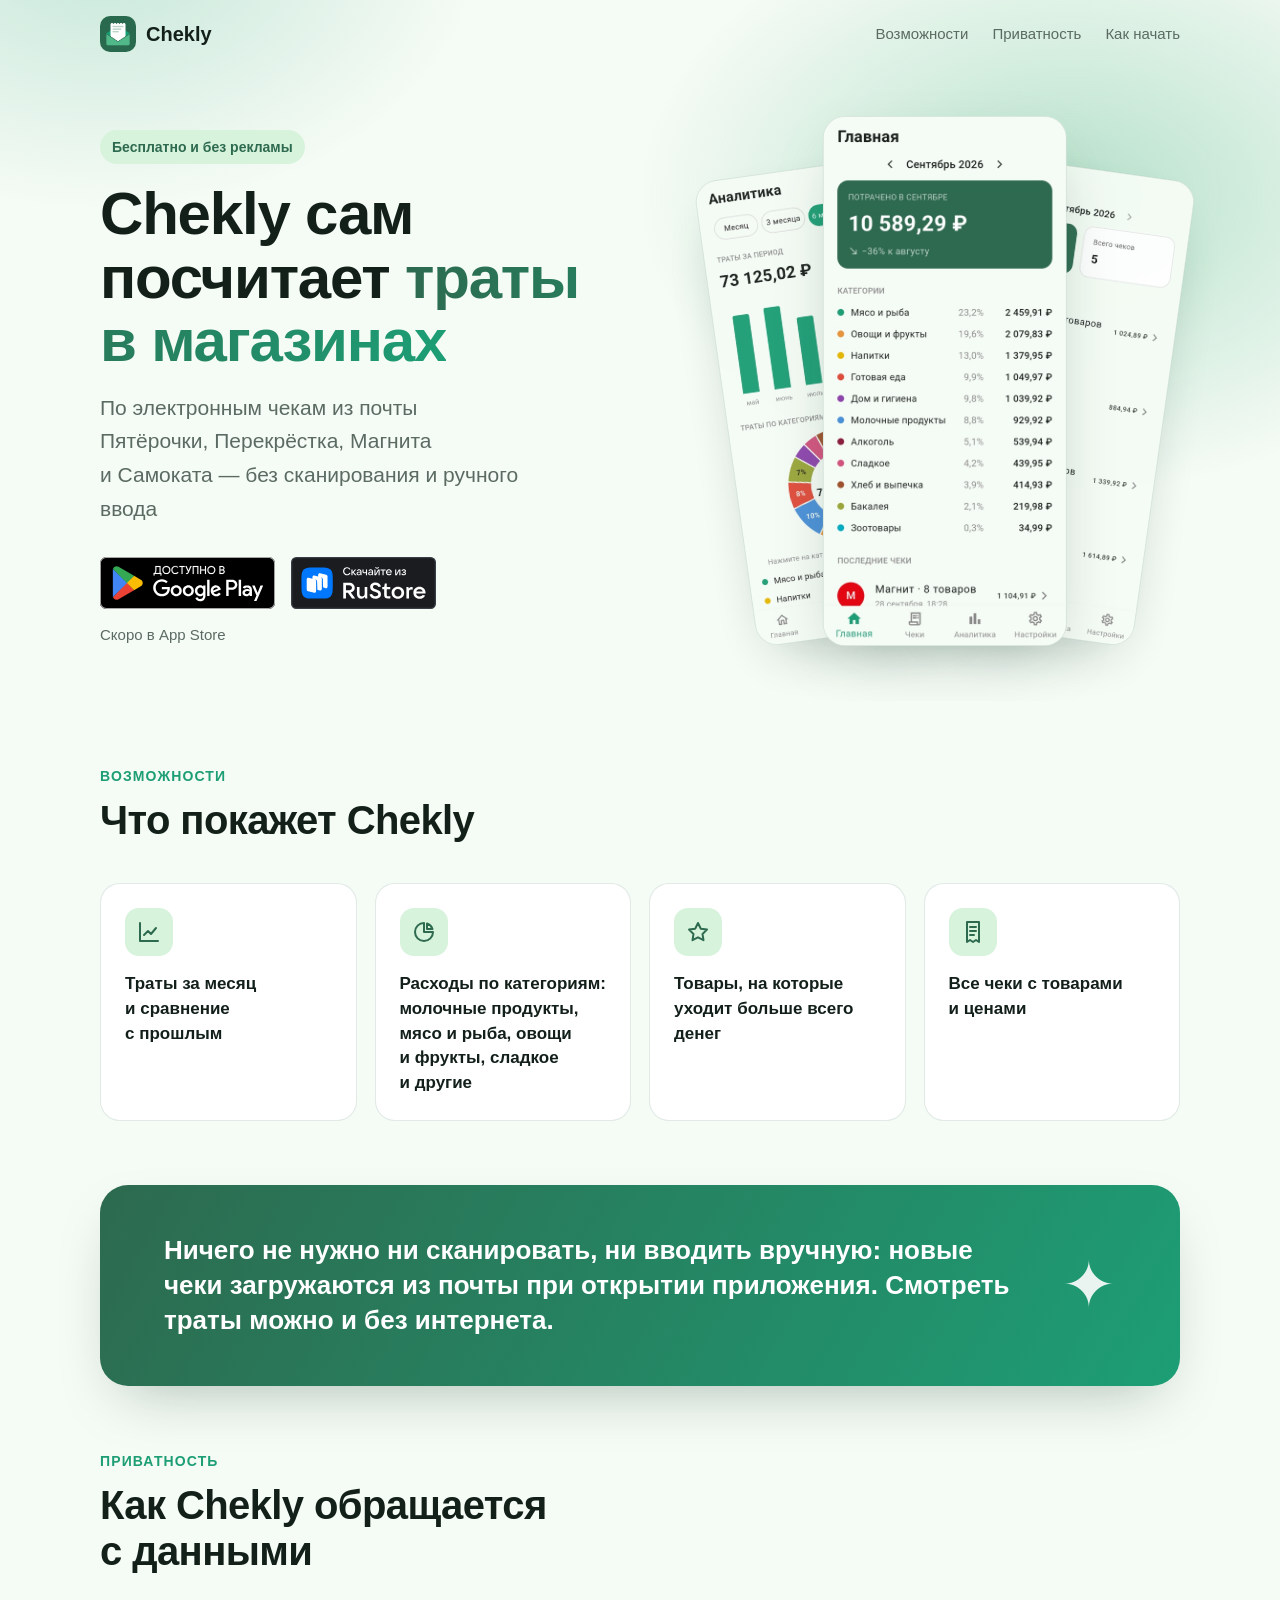
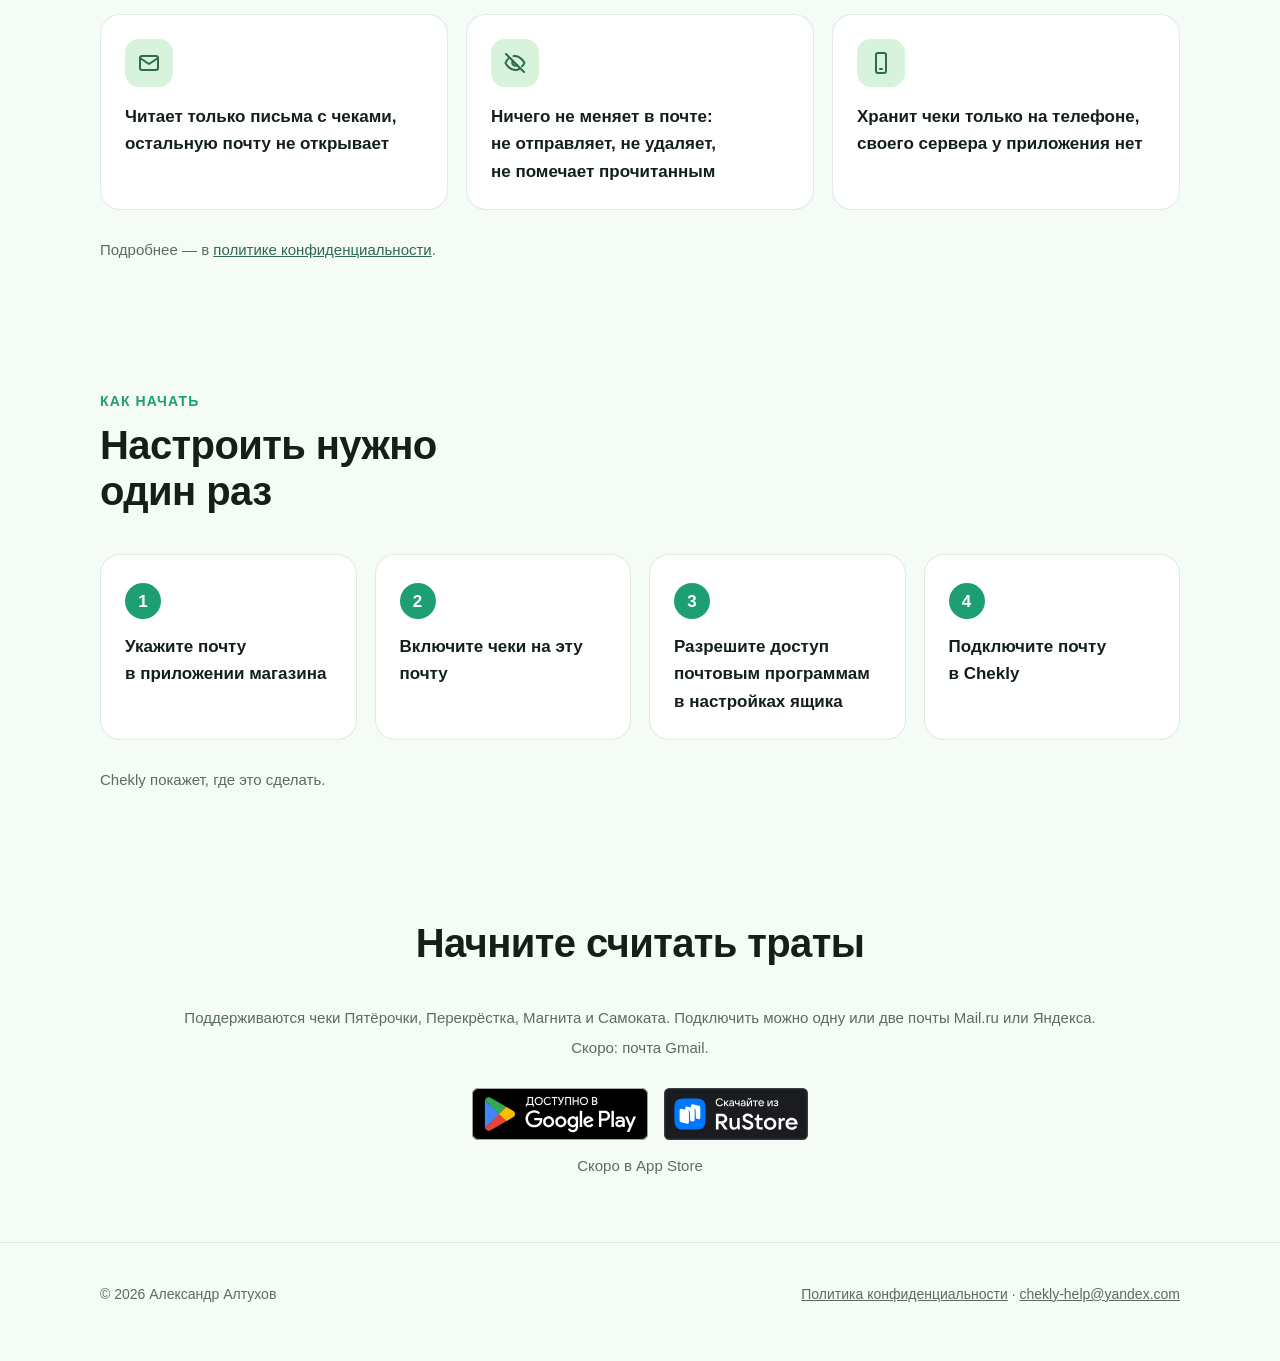
<file: index.html>
<!doctype html>
<html lang="ru">
<head>
  <meta charset="utf-8">
  <meta name="viewport" content="width=device-width, initial-scale=1">
  <title>Chekly — траты на продукты</title>
  <meta name="description" content="Считает расходы в Пятёрочке, Перекрёстке, Магните и Самокате по чекам из почты">
  <meta name="theme-color" content="#2D6A4F">
  <meta property="og:title" content="Chekly — траты на продукты">
  <meta property="og:description" content="Считает расходы в Пятёрочке, Перекрёстке, Магните и Самокате по чекам из почты">
  <meta property="og:image" content="https://chekly.space/icon.png">
  <link rel="icon" href="/icon.png">
  <link rel="apple-touch-icon" href="/icon.png">
  <link rel="stylesheet" href="/style.css?v=9">
  <script>document.documentElement.classList.add("js")</script>
  <script src="/site.js?v=6" defer></script>
</head>
<body>

<svg width="0" height="0" style="position:absolute" aria-hidden="true">
  <defs>
    <symbol id="i-trend" viewBox="0 0 24 24" fill="none" stroke="currentColor" stroke-width="2" stroke-linecap="round" stroke-linejoin="round"><path d="M3 3v18h18"/><path d="m7 15 4-4 3 3 5-6"/></symbol>
    <symbol id="i-pie" viewBox="0 0 24 24" fill="none" stroke="currentColor" stroke-width="2" stroke-linecap="round" stroke-linejoin="round"><path d="M21 12A9 9 0 1 1 12 3v9z"/><path d="M15 3.5A9 9 0 0 1 20.5 9H15z"/></symbol>
    <symbol id="i-star" viewBox="0 0 24 24" fill="none" stroke="currentColor" stroke-width="2" stroke-linecap="round" stroke-linejoin="round"><path d="m12 3 2.8 5.7 6.2.9-4.5 4.4 1 6.2L12 17.3 6.5 20.2l1-6.2L3 9.6l6.2-.9z"/></symbol>
    <symbol id="i-receipt" viewBox="0 0 24 24" fill="none" stroke="currentColor" stroke-width="2" stroke-linecap="round" stroke-linejoin="round"><path d="M6 2h12v20l-3-2-3 2-3-2-3 2z"/><path d="M9 7h6M9 11h6M9 15h4"/></symbol>
    <symbol id="i-mail" viewBox="0 0 24 24" fill="none" stroke="currentColor" stroke-width="2" stroke-linecap="round" stroke-linejoin="round"><rect x="3" y="5" width="18" height="14" rx="2"/><path d="m3 7 9 6 9-6"/></symbol>
    <symbol id="i-eye-off" viewBox="0 0 24 24" fill="none" stroke="currentColor" stroke-width="2" stroke-linecap="round" stroke-linejoin="round"><path d="M3 3l18 18"/><path d="M10.6 5.1A10 10 0 0 1 12 5c6 0 9.5 7 9.5 7a17 17 0 0 1-2.6 3.4"/><path d="M6.2 6.6A17 17 0 0 0 2.5 12S6 19 12 19a9.6 9.6 0 0 0 4.4-1"/><path d="M9.9 9.9a3 3 0 0 0 4.2 4.2"/></symbol>
    <symbol id="i-phone" viewBox="0 0 24 24" fill="none" stroke="currentColor" stroke-width="2" stroke-linecap="round" stroke-linejoin="round"><rect x="7" y="2" width="10" height="20" rx="2"/><path d="M11 18h2"/></symbol>
    <symbol id="i-wifi-off" viewBox="0 0 24 24" fill="none" stroke="currentColor" stroke-width="2" stroke-linecap="round" stroke-linejoin="round"><path d="M2 2l20 20"/><path d="M8.5 16.5a5 5 0 0 1 7 0"/><path d="M5 12.9a10 10 0 0 1 5.2-2.8"/><path d="M19 12.9a10 10 0 0 0-2.1-1.6"/><path d="M12 20h.01"/></symbol>
    <symbol id="i-down" viewBox="0 0 24 24" fill="none" stroke="currentColor" stroke-width="2.2" stroke-linecap="round" stroke-linejoin="round"><path d="M12 3v12"/><path d="m7 10 5 5 5-5"/><path d="M5 21h14"/></symbol>
  </defs>
</svg>

<header class="top">
  <div class="wrap">
    <a class="brand" href="/"><img src="/icon.png" alt=""> Chekly</a>
    <nav class="nav">
      <a href="#features">Возможности</a>
      <a href="#privacy">Приватность</a>
      <a href="#start">Как начать</a>
    </nav>
  </div>
</header>

<main>
  <section class="hero">
    <div class="wrap">
      <div>
        <span class="eyebrow">Бесплатно и&nbsp;без рекламы</span>
        <h1>Chekly сам посчитает <span class="accent">траты в&nbsp;магазинах</span></h1>
        <p class="lead">По&nbsp;электронным чекам из&nbsp;почты Пятёрочки, Перекрёстка, Магнита и&nbsp;Самоката — без сканирования и&nbsp;ручного ввода</p>
        <div class="cta badges">
          <a class="store-badge" href="https://play.google.com/store/apps/details?id=com.chekly.chekly" aria-label="Скачать Chekly в Google Play"><img src="/img/badge-google-play-ru.svg" alt="Доступно в Google Play" width="176" height="52"></a>
          <a class="store-badge" href="https://www.rustore.ru/catalog/app/com.chekly.chekly?utm_source=available_in_rustore&amp;utm_medium=com.chekly.chekly&amp;rsm=1&amp;mt_link_id=iios36&amp;mt_sub1=com.chekly.chekly" aria-label="Скачать Chekly в RuStore"><img src="/img/badge-rustore.svg" alt="Скачайте из RuStore" width="144" height="52"></a>
        </div>
        <p class="soon">Скоро в&nbsp;App Store</p>
      </div>

      <div class="stack-col">
        <div class="stack">
          <img class="s s-left" src="/img/02-analytics.jpg" alt="Аналитика: график и круговая диаграмма">
          <img class="s s-right" src="/img/03-receipts.jpg" alt="Список чеков">
          <img class="s s-main" src="/img/01-home.jpg" alt="Главная: траты за месяц по категориям">
        </div>
      </div>
    </div>
  </section>

  <section id="features">
    <div class="wrap">
      <p class="kicker reveal">Возможности</p>
      <h2 class="reveal">Что покажет Chekly</h2>
      <div class="grid">
        <div class="card reveal"><div class="ic"><svg><use href="#i-trend"/></svg></div><p>Траты за&nbsp;месяц и&nbsp;сравнение с&nbsp;прошлым</p></div>
        <div class="card reveal"><div class="ic"><svg><use href="#i-pie"/></svg></div><p>Расходы по&nbsp;категориям: молочные продукты, мясо и&nbsp;рыба, овощи и&nbsp;фрукты, сладкое и&nbsp;другие</p></div>
        <div class="card reveal"><div class="ic"><svg><use href="#i-star"/></svg></div><p>Товары, на&nbsp;которые уходит больше всего денег</p></div>
        <div class="card reveal"><div class="ic"><svg><use href="#i-receipt"/></svg></div><p>Все чеки с&nbsp;товарами и&nbsp;ценами</p></div>
      </div>
    </div>
  </section>

  <section class="band">
    <div class="wrap">
      <div class="inner reveal">
        <p>Ничего не&nbsp;нужно ни&nbsp;сканировать, ни&nbsp;вводить вручную: новые чеки загружаются из&nbsp;почты при открытии приложения. Смотреть траты можно и&nbsp;без интернета.</p>
        <span class="big" aria-hidden="true">✦</span>
      </div>
    </div>
  </section>

  <section id="privacy">
    <div class="wrap">
      <p class="kicker reveal">Приватность</p>
      <h2 class="reveal">Как Chekly обращается с&nbsp;данными</h2>
      <div class="trust-list">
        <div class="trust reveal"><div class="ic"><svg><use href="#i-mail"/></svg></div><p>Читает только письма с&nbsp;чеками, остальную почту не&nbsp;открывает</p></div>
        <div class="trust reveal"><div class="ic"><svg><use href="#i-eye-off"/></svg></div><p>Ничего не&nbsp;меняет в&nbsp;почте: не&nbsp;отправляет, не&nbsp;удаляет, не&nbsp;помечает прочитанным</p></div>
        <div class="trust reveal"><div class="ic"><svg><use href="#i-phone"/></svg></div><p>Хранит чеки только на&nbsp;телефоне, своего сервера у&nbsp;приложения нет</p></div>
      </div>
      <p class="note reveal">Подробнее — в <a href="/privacy/">политике конфиденциальности</a>.</p>
    </div>
  </section>

  <section id="start">
    <div class="wrap">
      <p class="kicker reveal">Как начать</p>
      <h2 class="reveal">Настроить нужно один&nbsp;раз</h2>
      <div class="steps">
        <div class="step reveal"><p>Укажите почту в&nbsp;приложении магазина</p></div>
        <div class="step reveal"><p>Включите чеки на&nbsp;эту почту</p></div>
        <div class="step reveal"><p>Разрешите доступ почтовым программам в&nbsp;настройках ящика</p></div>
        <div class="step reveal"><p>Подключите почту в&nbsp;Chekly</p></div>
      </div>
      <p class="note reveal">Chekly покажет, где это сделать.</p>
    </div>
  </section>

  <section class="final">
    <div class="wrap">
      <h2 class="reveal">Начните считать траты</h2>
      <p class="note reveal" style="margin:0 0 6px">Поддерживаются чеки Пятёрочки, Перекрёстка, Магнита и&nbsp;Самоката. Подключить можно одну или&nbsp;две почты Mail.ru или&nbsp;Яндекса.</p>
      <p class="note reveal" style="margin:0 0 28px">Скоро: почта Gmail.</p>
      <div class="cta badges reveal">
        <a class="store-badge" href="https://play.google.com/store/apps/details?id=com.chekly.chekly" aria-label="Скачать Chekly в Google Play"><img src="/img/badge-google-play-ru.svg" alt="Доступно в Google Play" width="176" height="52"></a>
        <a class="store-badge" href="https://www.rustore.ru/catalog/app/com.chekly.chekly?utm_source=available_in_rustore&amp;utm_medium=com.chekly.chekly&amp;rsm=1&amp;mt_link_id=iios36&amp;mt_sub1=com.chekly.chekly" aria-label="Скачать Chekly в RuStore"><img src="/img/badge-rustore.svg" alt="Скачайте из RuStore" width="144" height="52"></a>
      </div>
      <p class="soon">Скоро в&nbsp;App Store</p>
    </div>
  </section>
</main>

<footer>
  <div class="wrap">
    <span>© 2026 Александр Алтухов</span>
    <span><a href="/privacy/">Политика конфиденциальности</a> · <a href="mailto:chekly-help@yandex.com">chekly-help@yandex.com</a></span>
  </div>
</footer>
</body>
</html>
</file>
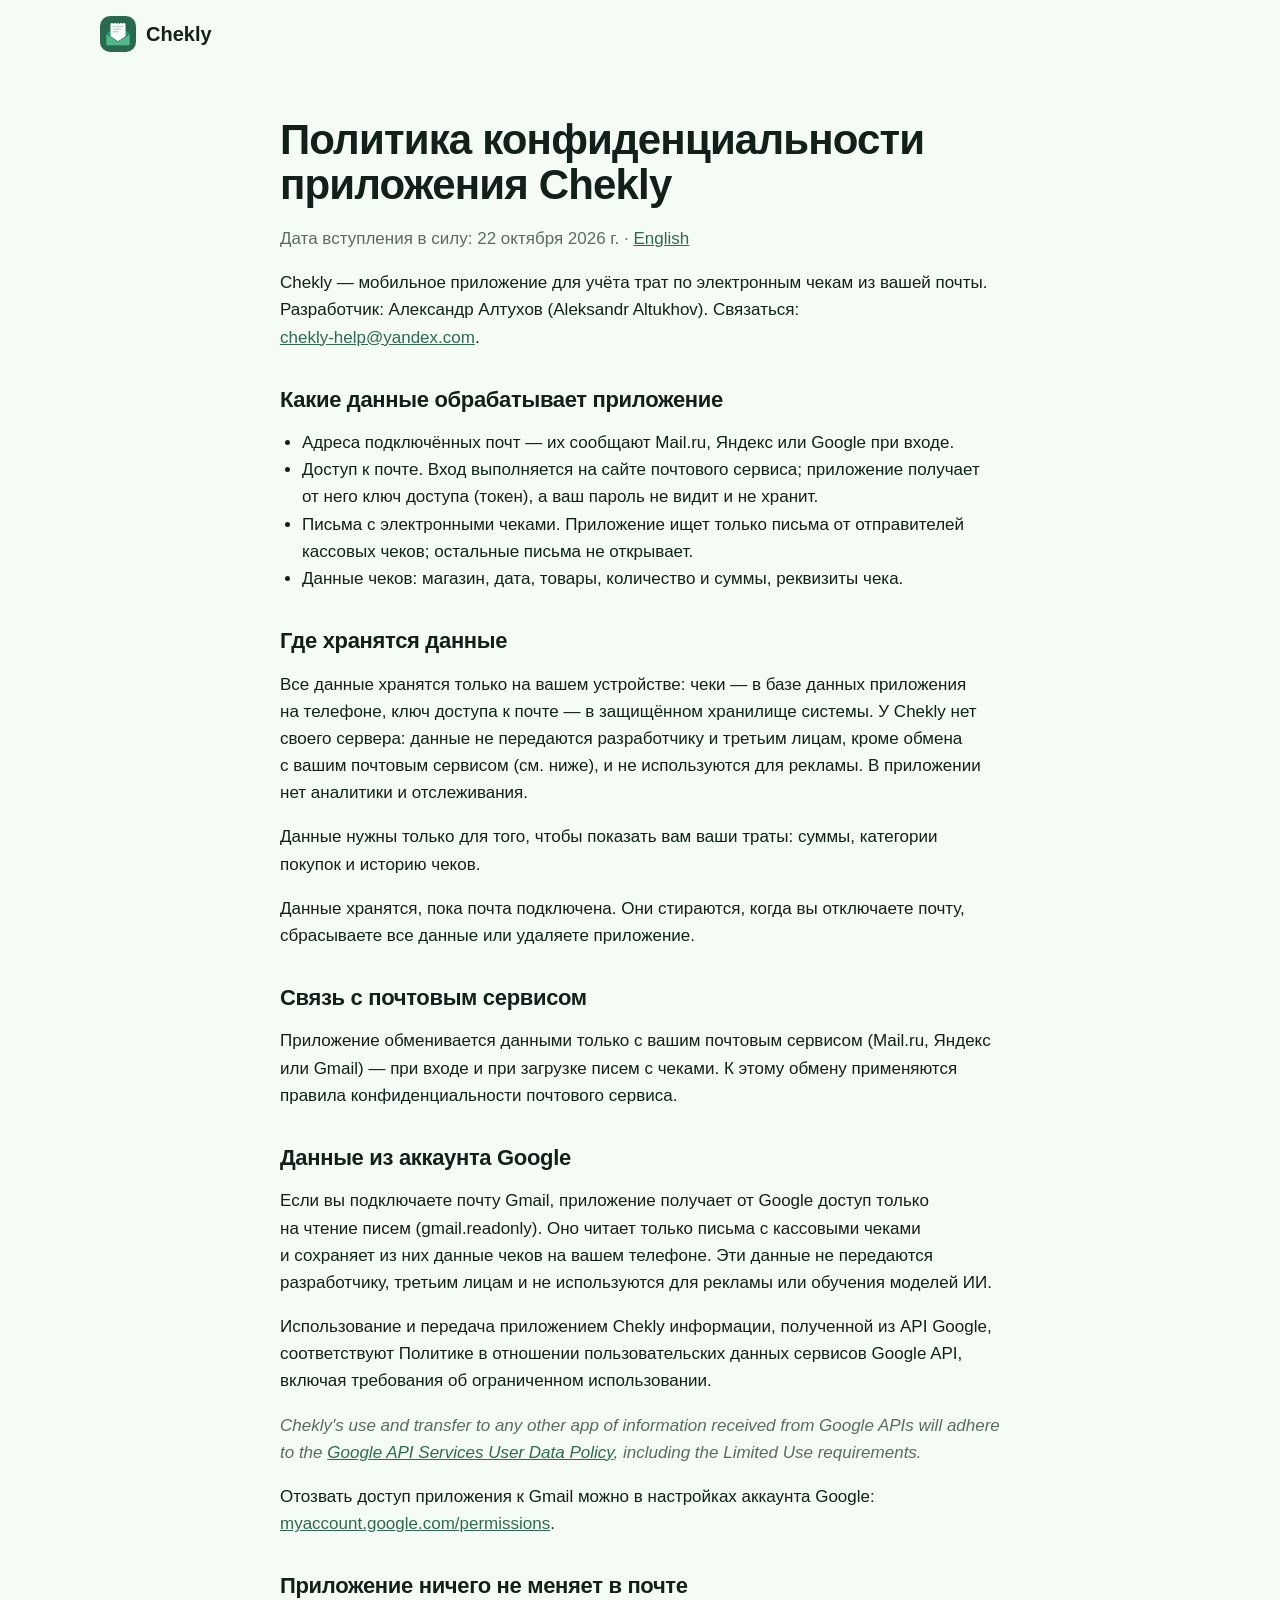
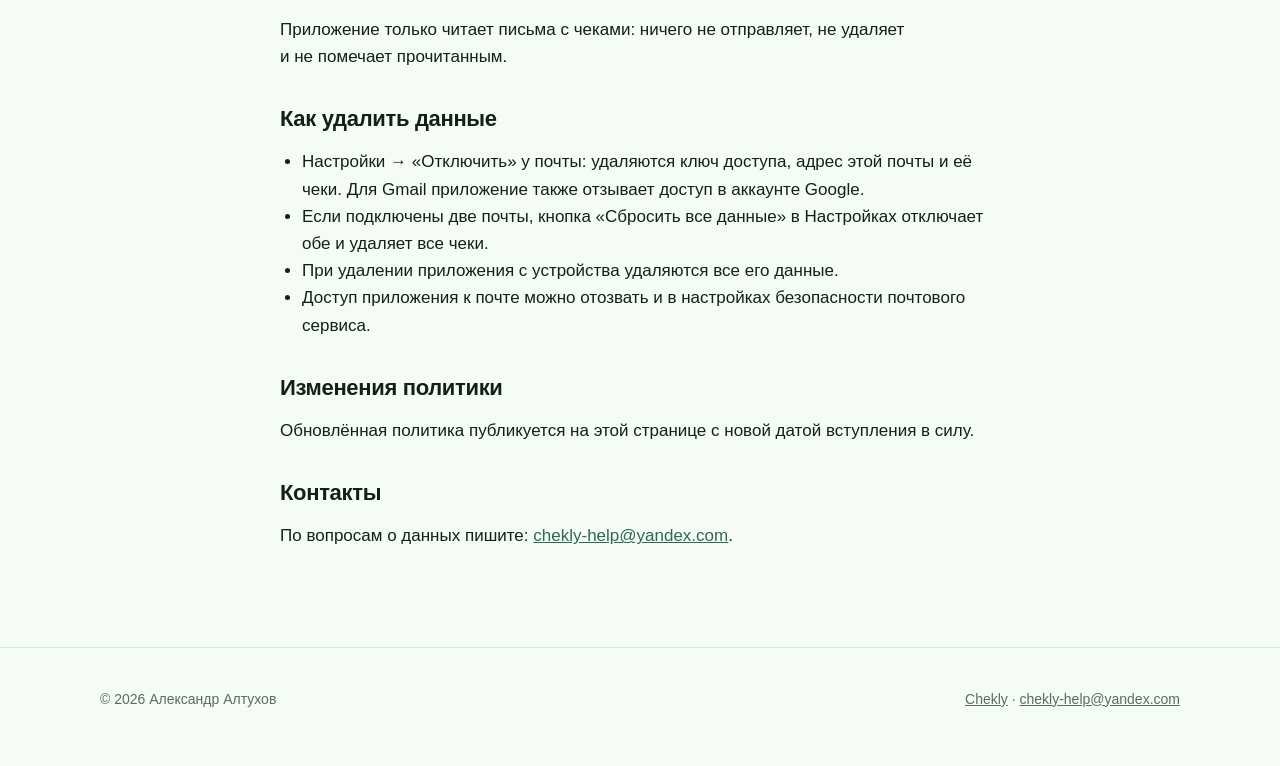
<file: privacy/index.html>
<!doctype html>
<html lang="ru">
<head>
  <meta charset="utf-8">
  <meta name="viewport" content="width=device-width, initial-scale=1">
  <title>Политика конфиденциальности Chekly</title>
  <link rel="icon" href="/icon.png">
  <link rel="alternate" hreflang="en" href="https://chekly.space/privacy/en/">
  <link rel="stylesheet" href="/style.css?v=9">
  <script>document.documentElement.classList.add("js")</script>
  <script src="/site.js?v=6" defer></script>
</head>
<body>
<header class="top">
  <div class="wrap">
    <a class="brand" href="/"><img src="/icon.png" alt=""> Chekly</a>
  </div>
</header>
<main class="doc">
  <h1>Политика конфиденциальности приложения Chekly</h1>
  <p class="date">Дата вступления в&nbsp;силу: 22 октября 2026 г. · <a href="/privacy/en/" lang="en">English</a></p>

  <p>Chekly — мобильное приложение для учёта трат по&nbsp;электронным чекам из&nbsp;вашей почты. Разработчик: Александр Алтухов (Aleksandr Altukhov). Связаться: <a href="mailto:chekly-help@yandex.com">chekly-help@yandex.com</a>.</p>

  <h2>Какие данные обрабатывает приложение</h2>
  <ul>
    <li>Адреса подключённых почт — их сообщают Mail.ru, Яндекс или Google при входе.</li>
    <li>Доступ к&nbsp;почте. Вход выполняется на&nbsp;сайте почтового сервиса; приложение получает от&nbsp;него ключ доступа (токен), а&nbsp;ваш пароль не&nbsp;видит и&nbsp;не&nbsp;хранит.</li>
    <li>Письма с&nbsp;электронными чеками. Приложение ищет только письма от&nbsp;отправителей кассовых чеков; остальные письма не&nbsp;открывает.</li>
    <li>Данные чеков: магазин, дата, товары, количество и&nbsp;суммы, реквизиты чека.</li>
  </ul>

  <h2>Где хранятся данные</h2>
  <p>Все данные хранятся только на&nbsp;вашем устройстве: чеки — в&nbsp;базе данных приложения на&nbsp;телефоне, ключ доступа к&nbsp;почте — в&nbsp;защищённом хранилище системы. У&nbsp;Chekly нет своего сервера: данные не&nbsp;передаются разработчику и&nbsp;третьим лицам, кроме обмена с&nbsp;вашим почтовым сервисом (см. ниже), и&nbsp;не&nbsp;используются для рекламы. В&nbsp;приложении нет аналитики и&nbsp;отслеживания.</p>
  <p>Данные нужны только для того, чтобы показать вам ваши траты: суммы, категории покупок и&nbsp;историю чеков.</p>
  <p>Данные хранятся, пока почта подключена. Они стираются, когда вы отключаете почту, сбрасываете все данные или удаляете приложение.</p>

  <h2>Связь с&nbsp;почтовым сервисом</h2>
  <p>Приложение обменивается данными только с&nbsp;вашим почтовым сервисом (Mail.ru, Яндекс или Gmail) — при входе и&nbsp;при загрузке писем с&nbsp;чеками. К&nbsp;этому обмену применяются правила конфиденциальности почтового сервиса.</p>

  <h2>Данные из&nbsp;аккаунта Google</h2>
  <p>Если вы подключаете почту Gmail, приложение получает от&nbsp;Google доступ только на&nbsp;чтение писем (gmail.readonly). Оно читает только письма с&nbsp;кассовыми чеками и&nbsp;сохраняет из&nbsp;них данные чеков на&nbsp;вашем телефоне. Эти данные не&nbsp;передаются разработчику, третьим лицам и&nbsp;не&nbsp;используются для рекламы или обучения моделей ИИ.</p>
  <p>Использование и&nbsp;передача приложением Chekly информации, полученной из&nbsp;API Google, соответствуют Политике в&nbsp;отношении пользовательских данных сервисов Google API, включая требования об&nbsp;ограниченном использовании.</p>
  <p class="en">Chekly's use and transfer to any other app of information received from Google APIs will adhere to the <a href="https://developers.google.com/terms/api-services-user-data-policy">Google API Services User Data Policy</a>, including the Limited Use requirements.</p>
  <p>Отозвать доступ приложения к&nbsp;Gmail можно в&nbsp;настройках аккаунта Google: <a href="https://myaccount.google.com/permissions">myaccount.google.com/permissions</a>.</p>

  <h2>Приложение ничего не&nbsp;меняет в&nbsp;почте</h2>
  <p>Приложение только читает письма с&nbsp;чеками: ничего не&nbsp;отправляет, не&nbsp;удаляет и&nbsp;не&nbsp;помечает прочитанным.</p>

  <h2>Как удалить данные</h2>
  <ul>
    <li>Настройки → «Отключить» у&nbsp;почты: удаляются ключ доступа, адрес этой почты и&nbsp;её чеки. Для Gmail приложение также отзывает доступ в&nbsp;аккаунте Google.</li>
    <li>Если подключены две почты, кнопка «Сбросить все данные» в&nbsp;Настройках отключает обе и&nbsp;удаляет все чеки.</li>
    <li>При удалении приложения с&nbsp;устройства удаляются все его данные.</li>
    <li>Доступ приложения к&nbsp;почте можно отозвать и&nbsp;в&nbsp;настройках безопасности почтового сервиса.</li>
  </ul>

  <h2>Изменения политики</h2>
  <p>Обновлённая политика публикуется на&nbsp;этой странице с&nbsp;новой датой вступления в&nbsp;силу.</p>

  <h2>Контакты</h2>
  <p>По&nbsp;вопросам о&nbsp;данных пишите: <a href="mailto:chekly-help@yandex.com">chekly-help@yandex.com</a>.</p>

</main>
<footer>
  <div class="wrap">
    <span>© 2026 Александр Алтухов</span>
    <span><a href="/">Chekly</a> · <a href="mailto:chekly-help@yandex.com">chekly-help@yandex.com</a></span>
  </div>
</footer>
</body>
</html>
</file>
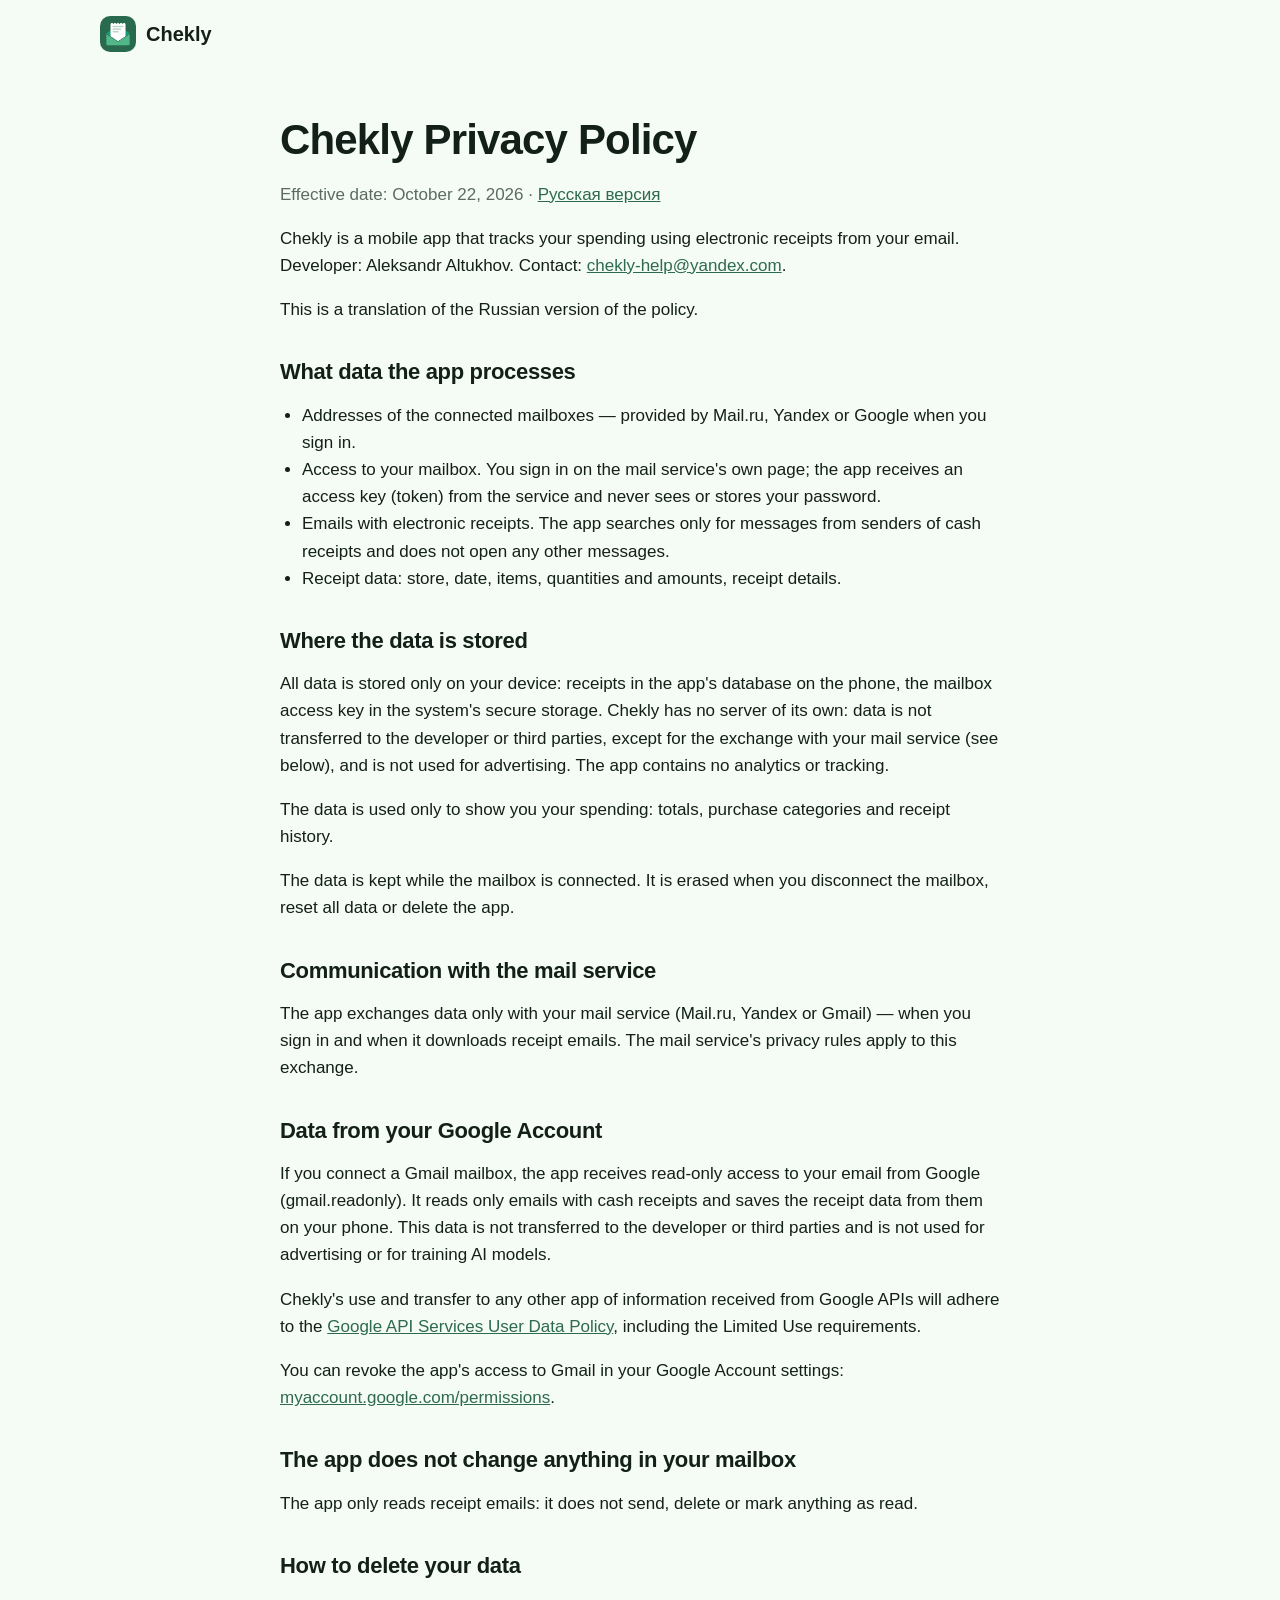
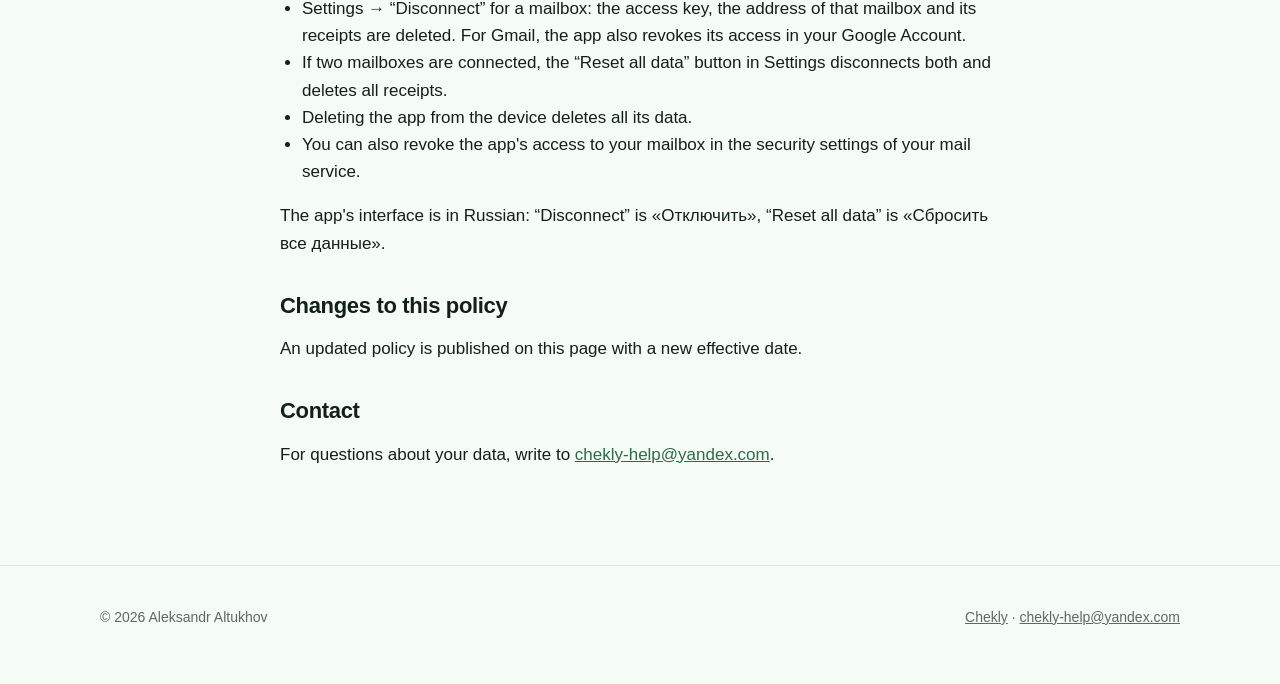
<file: privacy/en/index.html>
<!doctype html>
<html lang="en">
<head>
  <meta charset="utf-8">
  <meta name="viewport" content="width=device-width, initial-scale=1">
  <title>Chekly Privacy Policy</title>
  <link rel="icon" href="/icon.png">
  <link rel="alternate" hreflang="ru" href="https://chekly.space/privacy/">
  <link rel="stylesheet" href="/style.css?v=8">
  <script>document.documentElement.classList.add("js")</script>
  <script src="/site.js?v=6" defer></script>
</head>
<body>
<header class="top">
  <div class="wrap">
    <a class="brand" href="/"><img src="/icon.png" alt=""> Chekly</a>
  </div>
</header>
<main class="doc">
  <h1>Chekly Privacy Policy</h1>
  <p class="date">Effective date: October 22, 2026 · <a href="/privacy/" lang="ru">Русская версия</a></p>

  <p>Chekly is a mobile app that tracks your spending using electronic receipts from your email. Developer: Aleksandr Altukhov. Contact: <a href="mailto:chekly-help@yandex.com">chekly-help@yandex.com</a>.</p>
  <p>This is a translation of the Russian version of the policy.</p>

  <h2>What data the app processes</h2>
  <ul>
    <li>Addresses of the connected mailboxes — provided by Mail.ru, Yandex or Google when you sign in.</li>
    <li>Access to your mailbox. You sign in on the mail service's own page; the app receives an access key (token) from the service and never sees or stores your password.</li>
    <li>Emails with electronic receipts. The app searches only for messages from senders of cash receipts and does not open any other messages.</li>
    <li>Receipt data: store, date, items, quantities and amounts, receipt details.</li>
  </ul>

  <h2>Where the data is stored</h2>
  <p>All data is stored only on your device: receipts in the app's database on the phone, the mailbox access key in the system's secure storage. Chekly has no server of its own: data is not transferred to the developer or third parties, except for the exchange with your mail service (see below), and is not used for advertising. The app contains no analytics or tracking.</p>
  <p>The data is used only to show you your spending: totals, purchase categories and receipt history.</p>
  <p>The data is kept while the mailbox is connected. It is erased when you disconnect the mailbox, reset all data or delete the app.</p>

  <h2>Communication with the mail service</h2>
  <p>The app exchanges data only with your mail service (Mail.ru, Yandex or Gmail) — when you sign in and when it downloads receipt emails. The mail service's privacy rules apply to this exchange.</p>

  <h2>Data from your Google Account</h2>
  <p>If you connect a Gmail mailbox, the app receives read-only access to your email from Google (gmail.readonly). It reads only emails with cash receipts and saves the receipt data from them on your phone. This data is not transferred to the developer or third parties and is not used for advertising or for training AI models.</p>
  <p>Chekly's use and transfer to any other app of information received from Google APIs will adhere to the <a href="https://developers.google.com/terms/api-services-user-data-policy">Google API Services User Data Policy</a>, including the Limited Use requirements.</p>
  <p>You can revoke the app's access to Gmail in your Google Account settings: <a href="https://myaccount.google.com/permissions">myaccount.google.com/permissions</a>.</p>

  <h2>The app does not change anything in your mailbox</h2>
  <p>The app only reads receipt emails: it does not send, delete or mark anything as read.</p>

  <h2>How to delete your data</h2>
  <ul>
    <li>Settings → “Disconnect” for a mailbox: the access key, the address of that mailbox and its receipts are deleted. For Gmail, the app also revokes its access in your Google Account.</li>
    <li>If two mailboxes are connected, the “Reset all data” button in Settings disconnects both and deletes all receipts.</li>
    <li>Deleting the app from the device deletes all its data.</li>
    <li>You can also revoke the app's access to your mailbox in the security settings of your mail service.</li>
  </ul>
  <p>The app's interface is in Russian: “Disconnect” is «Отключить», “Reset all data” is «Сбросить все данные».</p>

  <h2>Changes to this policy</h2>
  <p>An updated policy is published on this page with a new effective date.</p>

  <h2>Contact</h2>
  <p>For questions about your data, write to <a href="mailto:chekly-help@yandex.com">chekly-help@yandex.com</a>.</p>

</main>
<footer>
  <div class="wrap">
    <span>© 2026 Aleksandr Altukhov</span>
    <span><a href="/">Chekly</a> · <a href="mailto:chekly-help@yandex.com">chekly-help@yandex.com</a></span>
  </div>
</footer>
</body>
</html>
</file>
<file: style.css>
/* Chekly — сайт. Палитра приложения: основной #2D6A4F, акцент #1D9E75, фон #F5FBF5. */
:root {
  --primary: #2D6A4F;
  --primary-2: #1D9E75;
  --mint: #52B788;
  --mint-soft: #D8F3DC;
  --bg: #F5FBF5;
  --surface: #FFFFFF;
  --text: #13201A;
  --muted: #5B6B63;
  --line: rgba(45, 106, 79, .14);
  --shadow: 0 24px 60px -24px rgba(19, 60, 42, .35);
  --radius: 20px;
}
@media (prefers-color-scheme: dark) {
  :root {
    --primary: #52B788;
    --primary-2: #74C69D;
    --mint-soft: #1C3328;
    --bg: #0E1612;
    --surface: #16211B;
    --text: #E9F2EC;
    --muted: #A3B5AA;
    --line: rgba(116, 198, 157, .16);
    --shadow: 0 24px 60px -24px rgba(0, 0, 0, .7);
  }
}

* { box-sizing: border-box; }
/* Переход по пунктам меню: заголовок блока не прилипает к шапке (шапка 68px, у section свой отступ 64px) */
html { scroll-behavior: smooth; scroll-padding-top: 24px; }
body {
  margin: 0;
  background: var(--bg);
  color: var(--text);
  font: 17px/1.6 "Inter", -apple-system, BlinkMacSystemFont, "Segoe UI", Roboto, Arial, sans-serif;
  -webkit-font-smoothing: antialiased;
}
a { color: var(--primary); }
/* Адрес почты не разрываем по дефису (chekly-help) */
a[href^="mailto:"] { white-space: nowrap; }
.wrap { max-width: 1120px; margin: 0 auto; padding: 0 20px; }

/* Шапка: прозрачная, при прокрутке — фон и тень (JS добавляет .scrolled) */
.top {
  position: sticky; top: 0; z-index: 10;
  transition: background .25s, box-shadow .25s;
}
.top.scrolled {
  background: color-mix(in srgb, var(--bg) 82%, transparent);
  backdrop-filter: saturate(160%) blur(14px);
  -webkit-backdrop-filter: saturate(160%) blur(14px);
  box-shadow: 0 1px 0 var(--line);
}
/* Safari в iOS 26 рисует страницу и над видимой областью — под строкой состояния.
   Без этой полосы над шапкой просвечивал прокручиваемый текст. */
.top.scrolled::before {
  content: ""; position: absolute; left: 0; right: 0; bottom: 100%; height: 200px;
  background: var(--bg);
}
.top .wrap { display: flex; align-items: center; justify-content: space-between; height: 68px; }
.brand { display: flex; align-items: center; gap: 10px; font-weight: 800; font-size: 20px; color: var(--text); text-decoration: none; }
.brand img { width: 36px; height: 36px; border-radius: 10px; }
.nav { display: flex; gap: 24px; font-size: 15px; }
.nav a { color: var(--muted); text-decoration: none; }
.nav a:hover { color: var(--text); }
@media (max-width: 720px) { .nav { display: none; } }

/* Первый экран */
/* Первый экран уходит под прозрачную шапку (−68px = её высота), чтобы свечение
   начиналось с самого верха страницы, а не обрезалось ровной линией под шапкой. */
.hero { position: relative; overflow: hidden; margin-top: -68px; padding: calc(48px + 68px) 0 40px; }
.hero::before {
  content: ""; position: absolute; inset: -20% -10% auto -10%; height: 120%; z-index: -1;
  background:
    radial-gradient(40% 50% at 78% 40%, color-mix(in srgb, var(--mint) 38%, transparent), transparent 70%),
    radial-gradient(35% 45% at 15% 10%, color-mix(in srgb, var(--primary-2) 22%, transparent), transparent 70%);
}
.hero .wrap { display: grid; grid-template-columns: 1.1fr .9fr; gap: 48px; align-items: center; }
.eyebrow {
  display: inline-flex; align-items: center; gap: 8px;
  padding: 6px 12px; border-radius: 999px; font-size: 14px; font-weight: 600;
  background: var(--mint-soft); color: var(--primary);
}
h1 { font-size: clamp(36px, 5.4vw, 60px); line-height: 1.06; letter-spacing: -.02em; margin: 18px 0 18px; }
h1 .accent { background: linear-gradient(90deg, var(--primary), var(--primary-2)); -webkit-background-clip: text; background-clip: text; color: transparent; }
.lead { font-size: clamp(18px, 2vw, 21px); color: var(--muted); max-width: 36ch; margin: 0 0 32px; }
.cta { display: flex; flex-wrap: wrap; gap: 12px; }
.btn {
  display: inline-flex; align-items: center; gap: 10px;
  padding: 14px 22px; border-radius: 12px; font-weight: 700; text-decoration: none;
  background: var(--primary); color: #fff;
  box-shadow: 0 10px 24px -10px color-mix(in srgb, var(--primary) 70%, transparent);
  transition: transform .15s, box-shadow .15s;
}
.btn:hover { transform: translateY(-2px); }
.btn.ghost { background: transparent; color: var(--muted); box-shadow: none; border: 1px solid var(--line); cursor: default; }
.btn.ghost:hover { transform: none; }
.btn svg { width: 20px; height: 20px; }
/* Официальные значки магазинов (Google Play, RuStore): файлы не меняем — ни цвет,
   ни пропорции, ни анимацию. Одинаковая высота: значок Google не меньше соседних;
   отступ между ними — не меньше четверти высоты (правила Google и Apple). */
.cta.badges { gap: 16px; align-items: center; }
.store-badge { display: inline-block; line-height: 0; }
.store-badge img { height: 52px; width: auto; display: block; }
@media (max-width: 720px) { .cta.badges { flex-direction: column; } }
.soon { margin: 14px 0 0; font-size: 15px; color: var(--muted); }

/* Веер из трёх скриншотов: Главная спереди, Аналитика и Чеки позади */
.stack-col { display: flex; justify-content: center; }
.stack { position: relative; width: min(470px, 92vw); aspect-ratio: 470 / 545; }
.s {
  position: absolute; top: 4%; left: 50%; width: 46%;
  border-radius: 22px; border: 1px solid var(--line);
  box-shadow: var(--shadow); background: #F5FBF5;
  transition: transform .5s cubic-bezier(.2,.8,.2,1);
}
.s-main  { z-index: 2; translate: -50% 0; width: 52%; top: 0; }
.s-left  { z-index: 1; translate: -102% 6%; rotate: -8deg; opacity: .96; }
.s-right { z-index: 1; translate: 2% 6%;   rotate: 8deg;  opacity: .96; }
.stack:hover .s-left  { transform: translateX(-10px) rotate(-2deg); }
.stack:hover .s-right { transform: translateX(10px) rotate(2deg); }
.stack:hover .s-main  { transform: translateY(-6px); }
@media (max-width: 900px) {
  /* minmax(0, 1fr): колонка не шире экрана, даже если что-то внутри не сжимается */
  .hero .wrap { grid-template-columns: minmax(0, 1fr); text-align: center; }
  .lead { margin-left: auto; margin-right: auto; }
  .soon { text-align: center; }
  /* .cta — flex: центрирует justify-content, а не text-align */
  .cta { justify-content: center; }
}

/* Секции */
section { padding: 64px 0; }
@media (max-width: 720px) { section { padding: 44px 0; } .hero { padding: calc(28px + 68px) 0 16px; } h2 { margin-bottom: 28px; } }
.kicker { font-size: 14px; font-weight: 700; letter-spacing: .08em; text-transform: uppercase; color: var(--primary-2); margin: 0 0 10px; }
h2 { font-size: clamp(28px, 3.6vw, 40px); line-height: 1.15; letter-spacing: -.015em; margin: 0 0 40px; max-width: 22ch; }

.grid { display: grid; grid-template-columns: repeat(4, 1fr); gap: 18px; }
@media (max-width: 960px) { .grid { grid-template-columns: repeat(2, 1fr); } }
@media (max-width: 560px) { .grid { grid-template-columns: 1fr; } }
.card {
  background: var(--surface); border: 1px solid var(--line); border-radius: var(--radius);
  padding: 24px; transition: transform .2s, box-shadow .2s;
}
.card:hover { transform: translateY(-4px); box-shadow: var(--shadow); }
.card .ic, .trust .ic {
  width: 48px; height: 48px; border-radius: 14px; display: grid; place-items: center;
  background: var(--mint-soft); color: var(--primary); margin-bottom: 16px;
}
.card .ic svg, .trust .ic svg { width: 24px; height: 24px; }
.card p { margin: 0; font-weight: 600; line-height: 1.45; }

/* Акцентная полоса */
.band { padding: 0; }
.band .inner {
  border-radius: 28px; padding: 48px clamp(24px, 5vw, 64px);
  background: linear-gradient(120deg, #2D6A4F, #1D9E75);
  color: #fff; display: grid; grid-template-columns: 1fr auto; gap: 24px; align-items: center;
  box-shadow: var(--shadow);
}
.band p { margin: 0; font-size: clamp(20px, 2.4vw, 26px); font-weight: 700; line-height: 1.35; }
.band .big { font-size: 64px; line-height: 1; opacity: .9; }
@media (max-width: 720px) { .band .inner { grid-template-columns: 1fr; } .band .big { display: none; } }

/* Приватность */
.trust-list { display: grid; grid-template-columns: repeat(3, 1fr); gap: 18px; }
@media (max-width: 860px) { .trust-list { grid-template-columns: 1fr; } }
.trust { background: var(--surface); border: 1px solid var(--line); border-radius: var(--radius); padding: 24px; }
.trust p { margin: 0; font-weight: 600; }
.note { color: var(--muted); margin: 28px 0 0; font-size: 15px; }
/* «политике конфиденциальности» не разрываем — на узком экране переносится целиком */
.note a { white-space: nowrap; }

/* Шаги */
.steps { counter-reset: s; display: grid; grid-template-columns: repeat(4, 1fr); gap: 18px; }
@media (max-width: 960px) { .steps { grid-template-columns: repeat(2, 1fr); } }
@media (max-width: 560px) { .steps { grid-template-columns: 1fr; } }
.step { position: relative; background: var(--surface); border: 1px solid var(--line); border-radius: var(--radius); padding: 28px 24px 24px; }
.step::before {
  counter-increment: s; content: counter(s);
  display: grid; place-items: center; width: 36px; height: 36px; border-radius: 999px;
  background: var(--primary-2); color: #fff; font-weight: 800; margin-bottom: 14px;
}
.step p { margin: 0; font-weight: 600; }

/* Финал */
.final { text-align: center; }
.final h2 { margin-left: auto; margin-right: auto; }
.final .cta { justify-content: center; }

footer { padding: 40px 0 56px; color: var(--muted); font-size: 14px; border-top: 1px solid var(--line); }
footer .wrap { display: flex; flex-wrap: wrap; gap: 12px 24px; justify-content: space-between; }
footer a { color: var(--muted); }

/* Появление при прокрутке (JS добавляет .in) */
/* Прячем только при работающем JS (класс .js ставится в <head>) — без JS всё видно сразу */
.js .reveal { opacity: 0; transform: translateY(24px); transition: opacity .7s ease, transform .7s ease; }
.js .reveal.in { opacity: 1; transform: none; }
@media (prefers-reduced-motion: reduce) {
  .js .reveal { opacity: 1; transform: none; transition: none; }
  .s { transition: none; }
  html { scroll-behavior: auto; }
}

/* Политика конфиденциальности */
.doc { max-width: 760px; padding: 32px 20px 80px; margin: 0 auto; }
.doc h1 { font-size: clamp(30px, 4vw, 42px); }
.doc h2 { font-size: 22px; margin: 36px 0 10px; max-width: none; }
.doc .date { color: var(--muted); margin-top: 0; }
.doc .en { color: var(--muted); font-style: italic; }
.doc ul { padding-left: 22px; }
</file>
